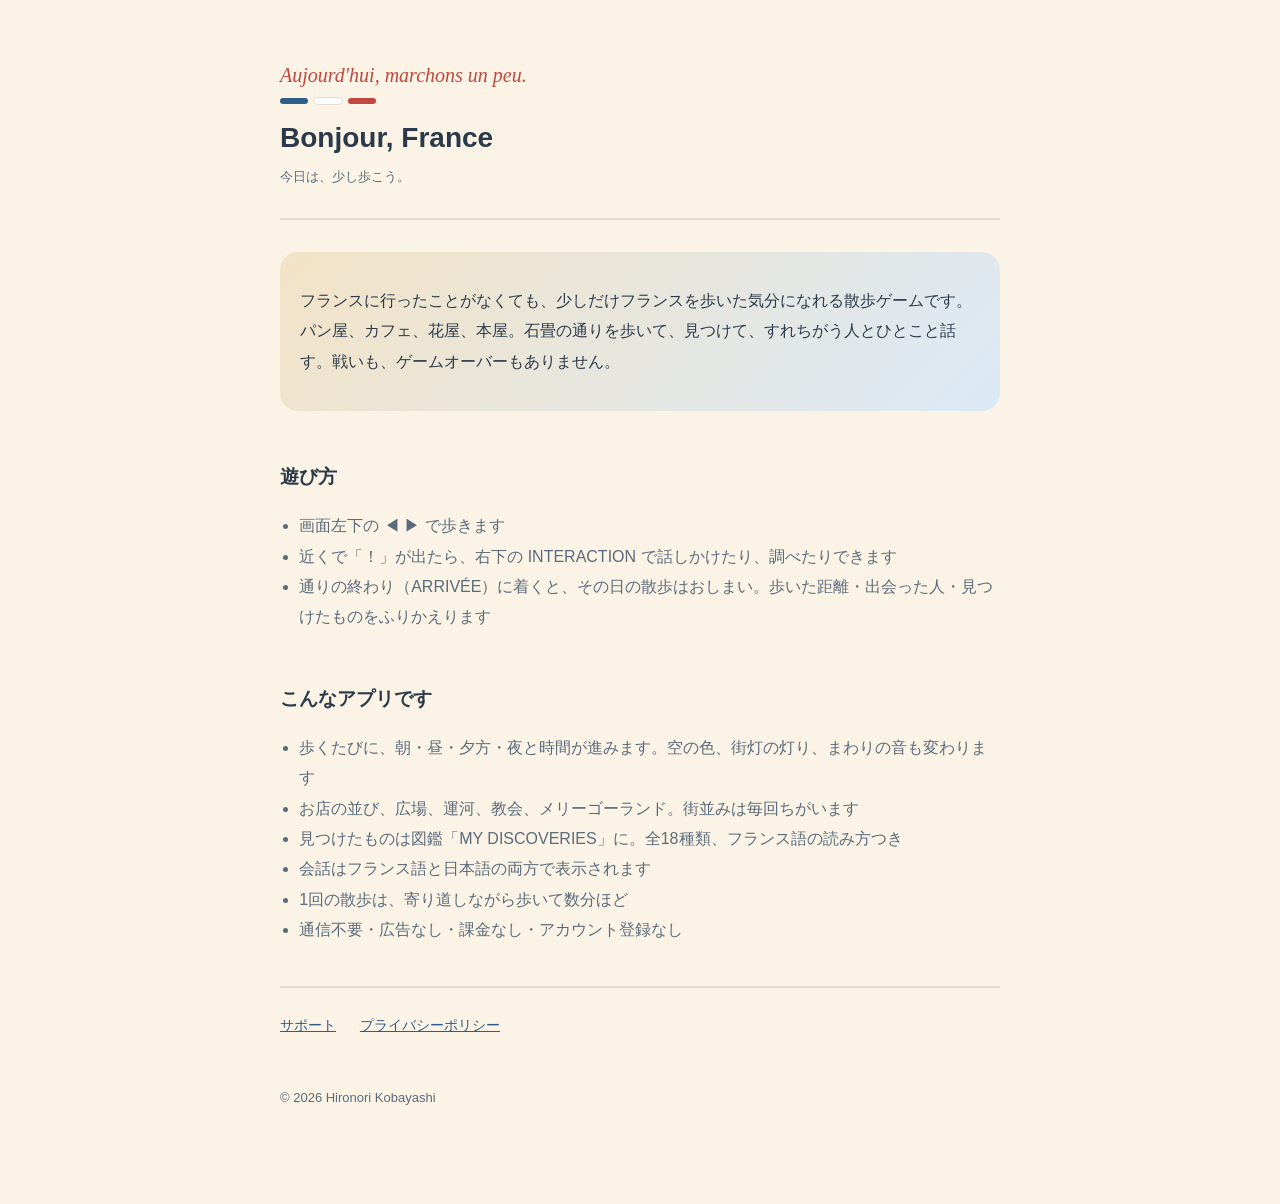
<file: index.html>
<!doctype html>
<html lang="ja">
<head>
<meta charset="utf-8">
<meta name="viewport" content="width=device-width, initial-scale=1">
<title>Bonjour, France</title>
<meta name="description" content="フランスに行ったことがなくても、少しだけフランスを歩いた気分になれる。フランスの街を横スクロールで歩く、散歩ゲーム。">
<link rel="stylesheet" href="style.css">
</head>
<body><div class="wrap">
<header>
<p class="eyebrow">Aujourd'hui, marchons un peu.</p>
<div class="tricolor"><span></span><span></span><span></span></div>
<h1>Bonjour, France</h1>
<p class="updated">今日は、少し歩こう。</p>
</header>

<div class="card hero">
<p>フランスに行ったことがなくても、少しだけフランスを歩いた気分になれる散歩ゲームです。パン屋、カフェ、花屋、本屋。石畳の通りを歩いて、見つけて、すれちがう人とひとこと話す。戦いも、ゲームオーバーもありません。</p>
</div>

<h2>遊び方</h2>
<ul>
<li>画面左下の ◀ ▶ で歩きます</li>
<li>近くで「！」が出たら、右下の INTERACTION で話しかけたり、調べたりできます</li>
<li>通りの終わり（ARRIVÉE）に着くと、その日の散歩はおしまい。歩いた距離・出会った人・見つけたものをふりかえります</li>
</ul>

<h2>こんなアプリです</h2>
<ul>
<li>歩くたびに、朝・昼・夕方・夜と時間が進みます。空の色、街灯の灯り、まわりの音も変わります</li>
<li>お店の並び、広場、運河、教会、メリーゴーランド。街並みは毎回ちがいます</li>
<li>見つけたものは図鑑「MY DISCOVERIES」に。全18種類、フランス語の読み方つき</li>
<li>会話はフランス語と日本語の両方で表示されます</li>
<li>1回の散歩は、寄り道しながら歩いて数分ほど</li>
<li>通信不要・広告なし・課金なし・アカウント登録なし</li>
</ul>

<nav>
<a href="support.html">サポート</a>
<a href="privacy.html">プライバシーポリシー</a>
</nav>

<footer>
<p>© 2026 Hironori Kobayashi</p>
</footer>
</div></body>
</html>
</file>
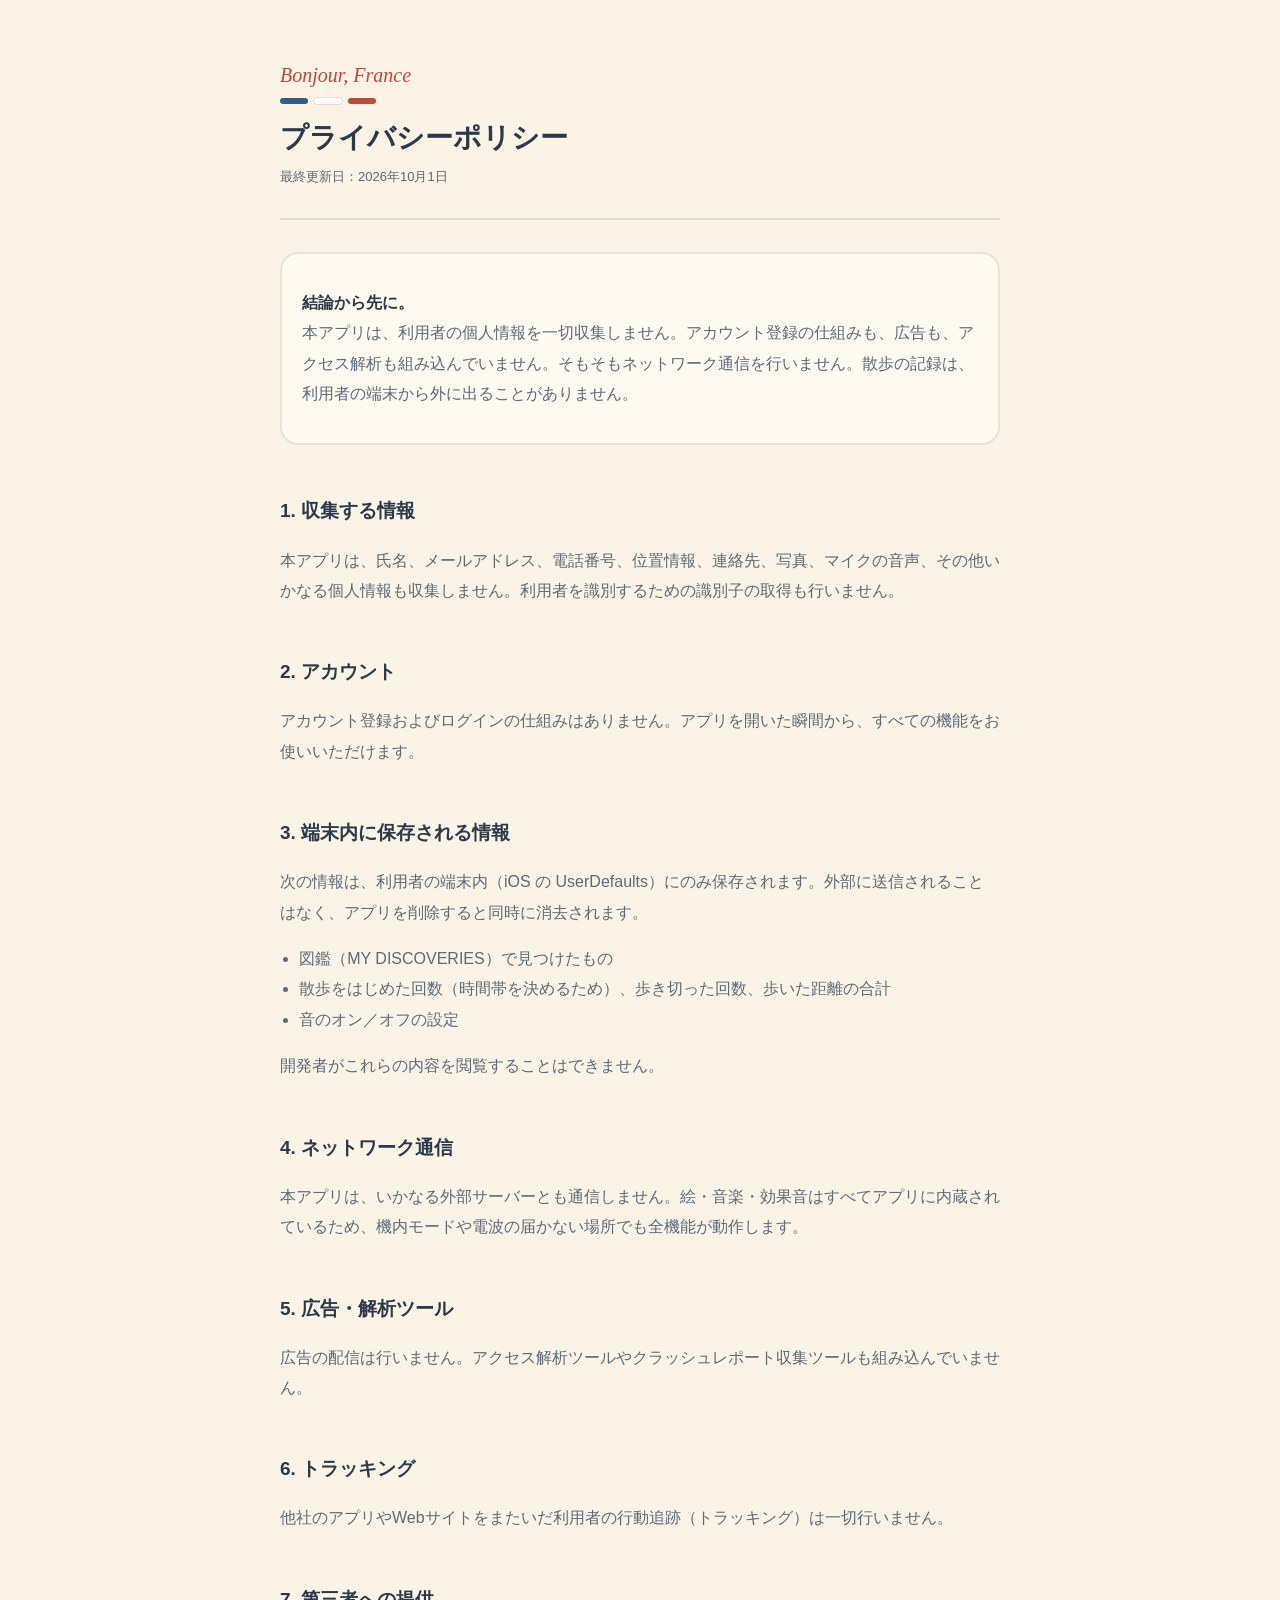
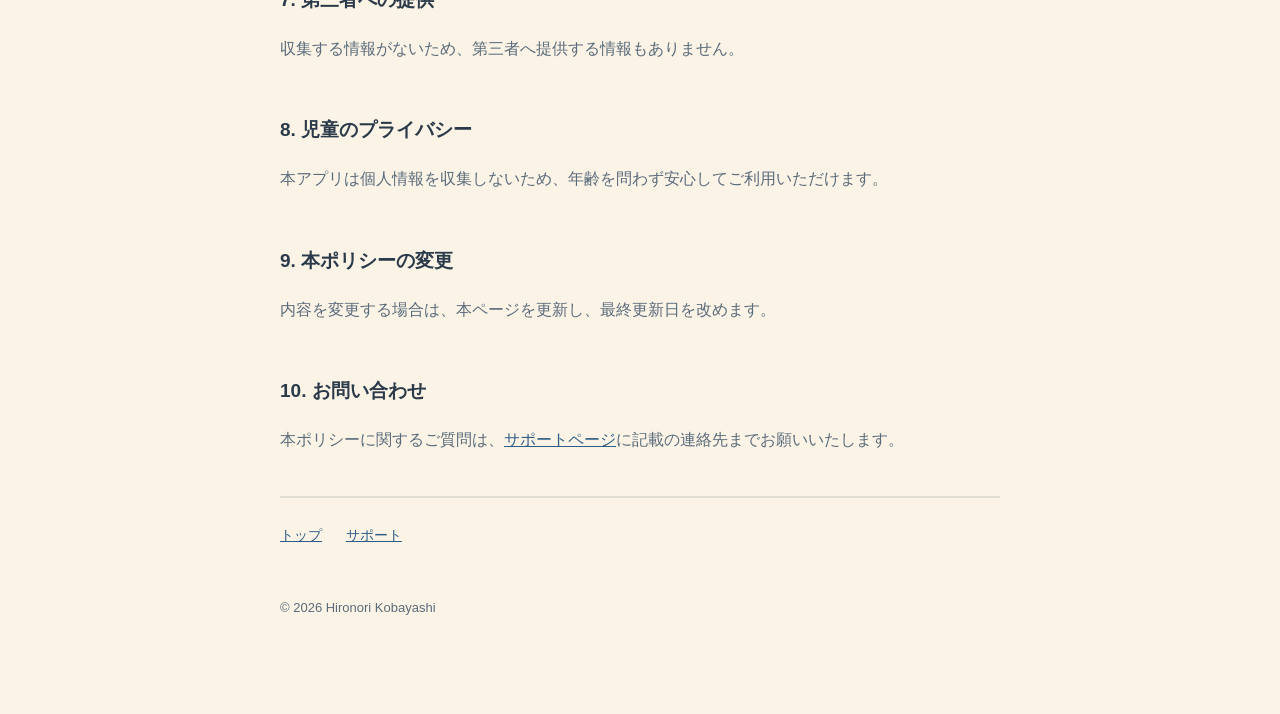
<file: privacy.html>
<!doctype html>
<html lang="ja">
<head>
<meta charset="utf-8">
<meta name="viewport" content="width=device-width, initial-scale=1">
<title>プライバシーポリシー | Bonjour, France</title>
<meta name="description" content="Bonjour, France のプライバシーポリシー。">
<link rel="stylesheet" href="style.css">
</head>
<body><div class="wrap">
<header>
<p class="eyebrow">Bonjour, France</p>
<div class="tricolor"><span></span><span></span><span></span></div>
<h1>プライバシーポリシー</h1>
<p class="updated">最終更新日：2026年10月1日</p>
</header>

<div class="card">
<p><strong>結論から先に。</strong><br>本アプリは、利用者の個人情報を一切収集しません。アカウント登録の仕組みも、広告も、アクセス解析も組み込んでいません。そもそもネットワーク通信を行いません。散歩の記録は、利用者の端末から外に出ることがありません。</p>
</div>

<h2>1. 収集する情報</h2>
<p>本アプリは、氏名、メールアドレス、電話番号、位置情報、連絡先、写真、マイクの音声、その他いかなる個人情報も収集しません。利用者を識別するための識別子の取得も行いません。</p>

<h2>2. アカウント</h2>
<p>アカウント登録およびログインの仕組みはありません。アプリを開いた瞬間から、すべての機能をお使いいただけます。</p>

<h2>3. 端末内に保存される情報</h2>
<p>次の情報は、利用者の端末内（iOS の UserDefaults）にのみ保存されます。外部に送信されることはなく、アプリを削除すると同時に消去されます。</p>
<ul>
<li>図鑑（MY DISCOVERIES）で見つけたもの</li>
<li>散歩をはじめた回数（時間帯を決めるため）、歩き切った回数、歩いた距離の合計</li>
<li>音のオン／オフの設定</li>
</ul>
<p>開発者がこれらの内容を閲覧することはできません。</p>

<h2>4. ネットワーク通信</h2>
<p>本アプリは、いかなる外部サーバーとも通信しません。絵・音楽・効果音はすべてアプリに内蔵されているため、機内モードや電波の届かない場所でも全機能が動作します。</p>

<h2>5. 広告・解析ツール</h2>
<p>広告の配信は行いません。アクセス解析ツールやクラッシュレポート収集ツールも組み込んでいません。</p>

<h2>6. トラッキング</h2>
<p>他社のアプリやWebサイトをまたいだ利用者の行動追跡（トラッキング）は一切行いません。</p>

<h2>7. 第三者への提供</h2>
<p>収集する情報がないため、第三者へ提供する情報もありません。</p>

<h2>8. 児童のプライバシー</h2>
<p>本アプリは個人情報を収集しないため、年齢を問わず安心してご利用いただけます。</p>

<h2>9. 本ポリシーの変更</h2>
<p>内容を変更する場合は、本ページを更新し、最終更新日を改めます。</p>

<h2>10. お問い合わせ</h2>
<p>本ポリシーに関するご質問は、<a href="support.html">サポートページ</a>に記載の連絡先までお願いいたします。</p>

<nav>
<a href="index.html">トップ</a>
<a href="support.html">サポート</a>
</nav>

<footer>
<p>© 2026 Hironori Kobayashi</p>
</footer>
</div></body>
</html>
</file>
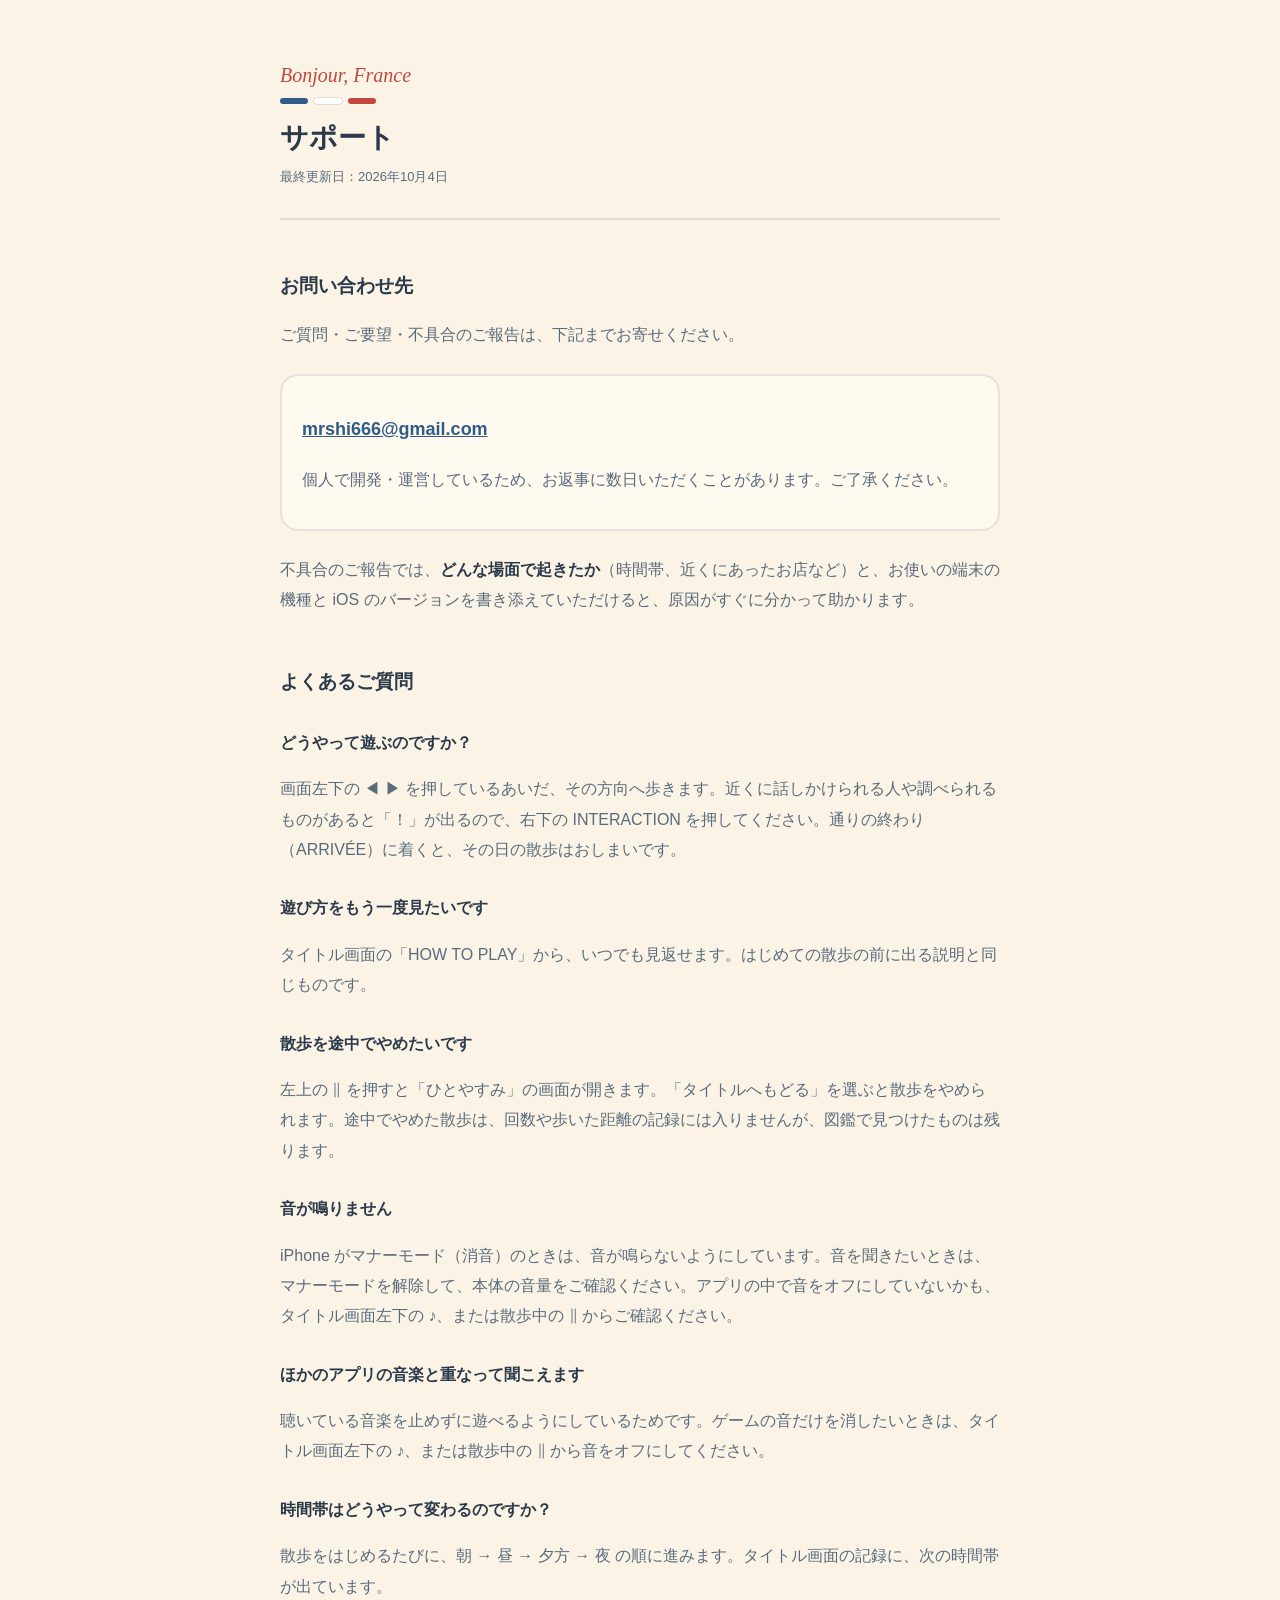
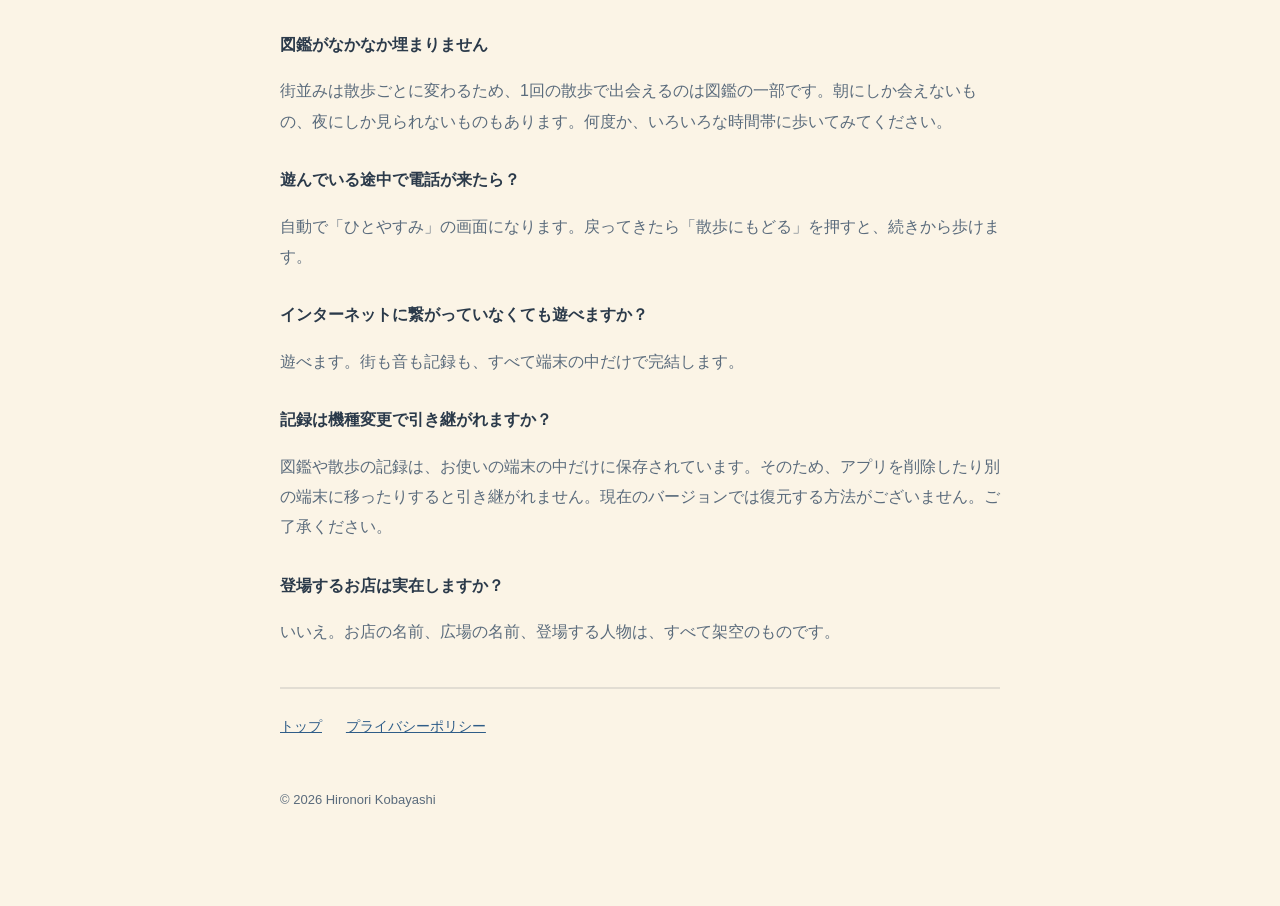
<file: support.html>
<!doctype html>
<html lang="ja">
<head>
<meta charset="utf-8">
<meta name="viewport" content="width=device-width, initial-scale=1">
<title>サポート | Bonjour, France</title>
<meta name="description" content="Bonjour, France のお問い合わせ先と、よくあるご質問。">
<link rel="stylesheet" href="style.css">
</head>
<body><div class="wrap">
<header>
<p class="eyebrow">Bonjour, France</p>
<div class="tricolor"><span></span><span></span><span></span></div>
<h1>サポート</h1>
<p class="updated">最終更新日：2026年10月4日</p>
</header>

<h2>お問い合わせ先</h2>
<p>ご質問・ご要望・不具合のご報告は、下記までお寄せください。</p>
<div class="card">
<p class="mail"><a href="mailto:mrshi666@gmail.com">mrshi666@gmail.com</a></p>
<p>個人で開発・運営しているため、お返事に数日いただくことがあります。ご了承ください。</p>
</div>
<p>不具合のご報告では、<strong>どんな場面で起きたか</strong>（時間帯、近くにあったお店など）と、お使いの端末の機種と iOS のバージョンを書き添えていただけると、原因がすぐに分かって助かります。</p>

<h2>よくあるご質問</h2>

<h3>どうやって遊ぶのですか？</h3>
<p>画面左下の ◀ ▶ を押しているあいだ、その方向へ歩きます。近くに話しかけられる人や調べられるものがあると「！」が出るので、右下の INTERACTION を押してください。通りの終わり（ARRIVÉE）に着くと、その日の散歩はおしまいです。</p>

<h3>遊び方をもう一度見たいです</h3>
<p>タイトル画面の「HOW TO PLAY」から、いつでも見返せます。はじめての散歩の前に出る説明と同じものです。</p>

<h3>散歩を途中でやめたいです</h3>
<p>左上の ‖ を押すと「ひとやすみ」の画面が開きます。「タイトルへもどる」を選ぶと散歩をやめられます。途中でやめた散歩は、回数や歩いた距離の記録には入りませんが、図鑑で見つけたものは残ります。</p>

<h3>音が鳴りません</h3>
<p>iPhone がマナーモード（消音）のときは、音が鳴らないようにしています。音を聞きたいときは、マナーモードを解除して、本体の音量をご確認ください。アプリの中で音をオフにしていないかも、タイトル画面左下の ♪、または散歩中の ‖ からご確認ください。</p>

<h3>ほかのアプリの音楽と重なって聞こえます</h3>
<p>聴いている音楽を止めずに遊べるようにしているためです。ゲームの音だけを消したいときは、タイトル画面左下の ♪、または散歩中の ‖ から音をオフにしてください。</p>

<h3>時間帯はどうやって変わるのですか？</h3>
<p>散歩をはじめるたびに、朝 → 昼 → 夕方 → 夜 の順に進みます。タイトル画面の記録に、次の時間帯が出ています。</p>

<h3>図鑑がなかなか埋まりません</h3>
<p>街並みは散歩ごとに変わるため、1回の散歩で出会えるのは図鑑の一部です。朝にしか会えないもの、夜にしか見られないものもあります。何度か、いろいろな時間帯に歩いてみてください。</p>

<h3>遊んでいる途中で電話が来たら？</h3>
<p>自動で「ひとやすみ」の画面になります。戻ってきたら「散歩にもどる」を押すと、続きから歩けます。</p>

<h3>インターネットに繋がっていなくても遊べますか？</h3>
<p>遊べます。街も音も記録も、すべて端末の中だけで完結します。</p>

<h3>記録は機種変更で引き継がれますか？</h3>
<p>図鑑や散歩の記録は、お使いの端末の中だけに保存されています。そのため、アプリを削除したり別の端末に移ったりすると引き継がれません。現在のバージョンでは復元する方法がございません。ご了承ください。</p>

<h3>登場するお店は実在しますか？</h3>
<p>いいえ。お店の名前、広場の名前、登場する人物は、すべて架空のものです。</p>

<nav>
<a href="index.html">トップ</a>
<a href="privacy.html">プライバシーポリシー</a>
</nav>

<footer>
<p>© 2026 Hironori Kobayashi</p>
</footer>
</div></body>
</html>
</file>
<file: style.css>
/* アプリ本体と同じ配色（生成りの紙・紺のインク・看板の赤・空の青）。ライト／ダーク両方を定義する。 */
:root {
  --bg: #fbf4e6; --surface: #fffaf0; --ink: #2b3a4a; --ink-sub: #5a6b7c;
  --accent: #c0483e; --blue: #2f5d88; --line: #2b3a4a1f; --link: #2f5d88;
  --band: linear-gradient(135deg, #f3e3c6, #dbe9f6);
}
@media (prefers-color-scheme: dark) {
  :root {
    --bg: #1c2633; --surface: #263445; --ink: #fbf4e6; --ink-sub: #c9d3dd;
    --accent: #e8836f; --blue: #9cc2e8; --line: #ffffff1c; --link: #f2c75c;
    --band: linear-gradient(135deg, #2c3b58, #4a3a52);
  }
}
* { box-sizing: border-box; }
body {
  margin: 0; padding: 0 20px 80px;
  background: var(--bg); color: var(--ink);
  font-family: -apple-system, BlinkMacSystemFont, "Hiragino Sans", "Noto Sans JP", sans-serif;
  line-height: 1.9; font-size: 16px;
  -webkit-text-size-adjust: 100%;
}
.wrap { max-width: 720px; margin: 0 auto; }
header { padding: 56px 0 28px; border-bottom: 2px solid var(--line); margin-bottom: 32px; }
header .eyebrow {
  color: var(--accent); font-family: Didot, "Bodoni 72", Georgia, serif; font-style: italic;
  font-size: 20px; margin: 0 0 4px;
}
.tricolor { display: flex; gap: 6px; margin: 0 0 14px; }
.tricolor span { width: 28px; height: 6px; border-radius: 3px; }
.tricolor span:nth-child(1) { background: #2f5d88; }
.tricolor span:nth-child(2) { background: #ffffff; outline: 1px solid var(--line); }
.tricolor span:nth-child(3) { background: #c0483e; }
h1 { font-size: 28px; margin: 0 0 8px; line-height: 1.4; font-weight: 800; }
h2 { font-size: 19px; margin: 40px 0 12px; padding-top: 8px; font-weight: 800; }
h3 { font-size: 16px; margin: 28px 0 6px; }
p, li { color: var(--ink-sub); }
strong { color: var(--ink); }
ul { padding-left: 1.2em; }
a { color: var(--link); }
.updated { font-size: 13px; color: var(--ink-sub); margin: 0; }
.card {
  background: var(--surface); border: 2px solid var(--line);
  border-radius: 18px; padding: 18px 20px; margin: 24px 0;
}
.hero { background: var(--band); border: none; }
.hero p { color: var(--ink); }
.mail { font-size: 18px; font-weight: 700; }
nav { margin: 40px 0 0; padding-top: 24px; border-top: 2px solid var(--line); font-size: 14px; }
nav a { margin-right: 20px; }
footer { margin-top: 48px; font-size: 13px; color: var(--ink-sub); }
</file>
